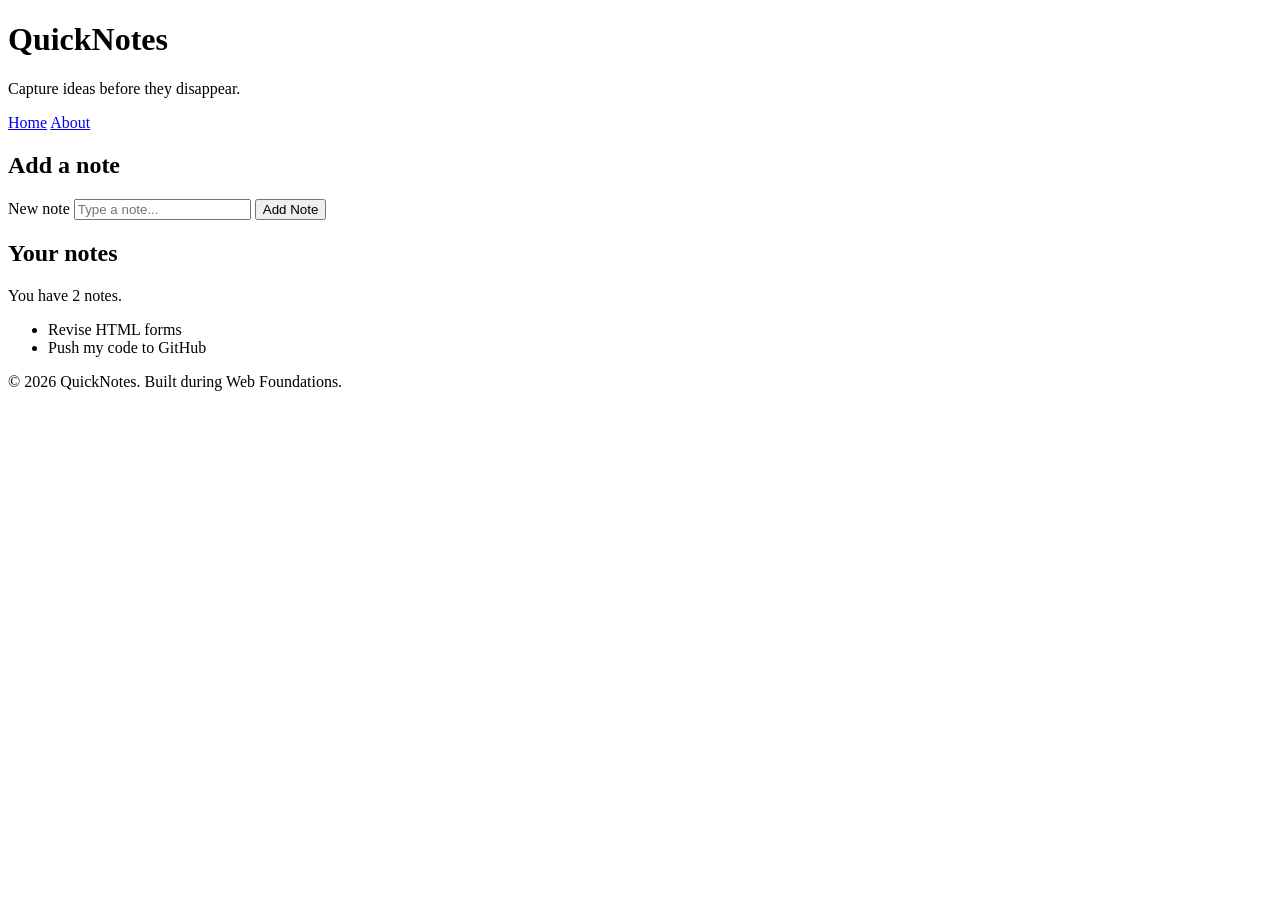
<file: day1/index.html>
<!doctype html>
<html lang="en">
  <head>
    <meta charset="UTF-8" />
    <meta name="viewport" content="width=device-width, initial-scale=1.0" />
    <title>QuickNotes</title>
  </head>
  <body>
    <header>
      <h1>QuickNotes</h1>
      <p>Capture ideas before they disappear.</p>
      <nav>
        <a href="index.html">Home</a>
        <a href="about.html">About</a>
      </nav>
    </header>

    <main>
      <section>
        <h2>Add a note</h2>
        <form id="note-form">
          <label for="note-input">New note</label>
          <input type="text" id="note-input" placeholder="Type a note..." />
          <button type="submit">Add Note</button>
        </form>
      </section>

      <section>
        <h2>Your notes</h2>
        <p id="note-count">You have 2 notes.</p>
        <ul id="notes-list">
          <li>Revise HTML forms</li>
          <li>Push my code to GitHub</li>
        </ul>
      </section>
    </main>

    <footer>
      <p>&copy; 2026 QuickNotes. Built during Web Foundations.</p>
    </footer>
  </body>
</html>
</file>
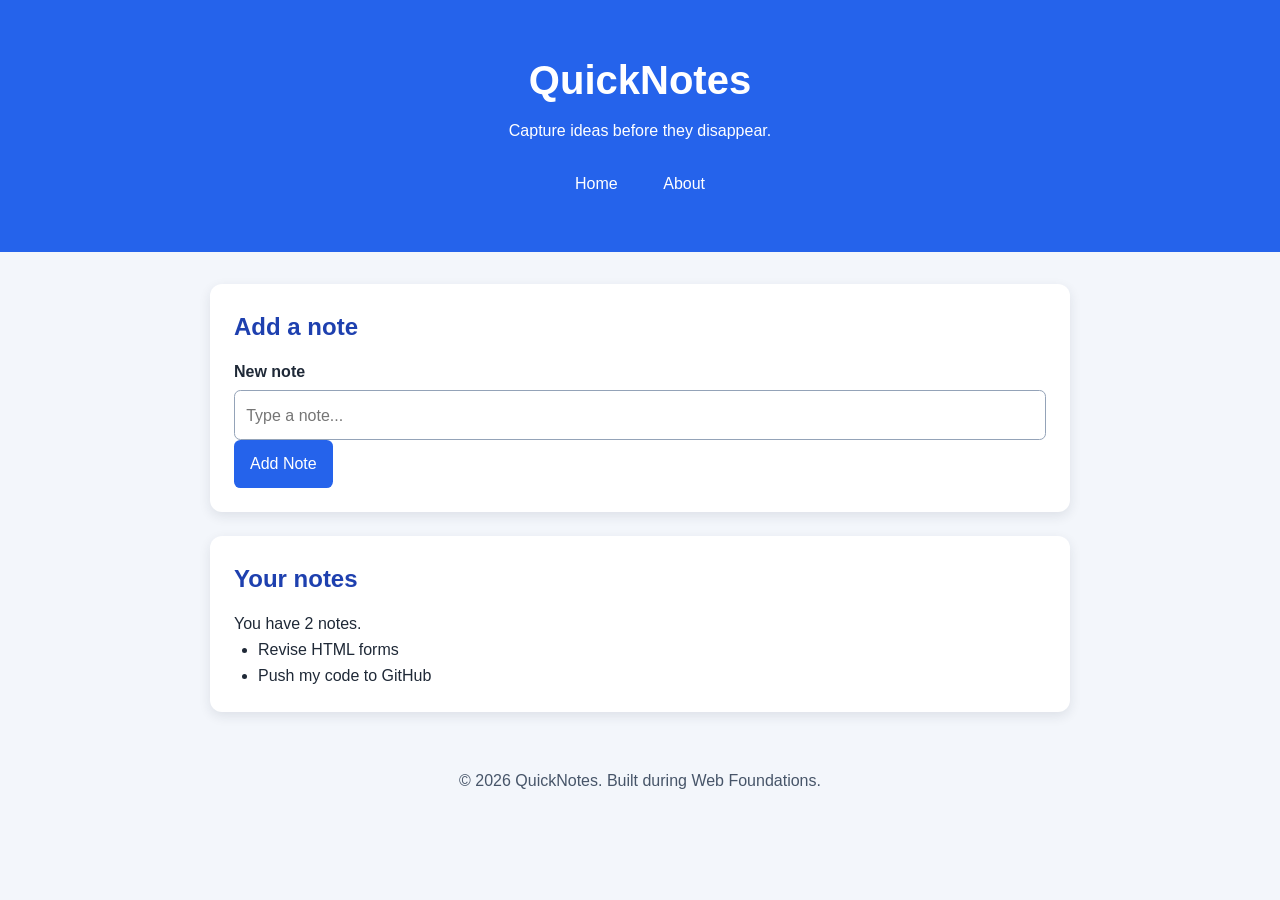
<file: day2/index.html>
<!doctype html>
<html lang="en">
  <head>
    <meta charset="UTF-8" />
    <meta name="viewport" content="width=device-width, initial-scale=1.0" />
    <title>QuickNotes</title>
    <link rel="stylesheet" href="style.css" />
  </head>
  <body>
    <header>
      <h1>QuickNotes</h1>
      <p>Capture ideas before they disappear.</p>
      <nav>
        <a href="index.html">Home</a>
        <a href="about.html">About</a>
      </nav>
    </header>

    <main>
      <section>
        <h2>Add a note</h2>
        <form id="note-form">
          <label for="note-input">New note</label>
          <input type="text" id="note-input" placeholder="Type a note..." />
          <button type="submit">Add Note</button>
        </form>
      </section>

      <section>
        <h2>Your notes</h2>
        <p id="note-count">You have 2 notes.</p>
        <ul id="notes-list">
          <li>Revise HTML forms</li>
          <li>Push my code to GitHub</li>
        </ul>
      </section>
    </main>

    <footer>
      <p>&copy; 2026 QuickNotes. Built during Web Foundations.</p>
    </footer>
  </body>
</html>
</file>
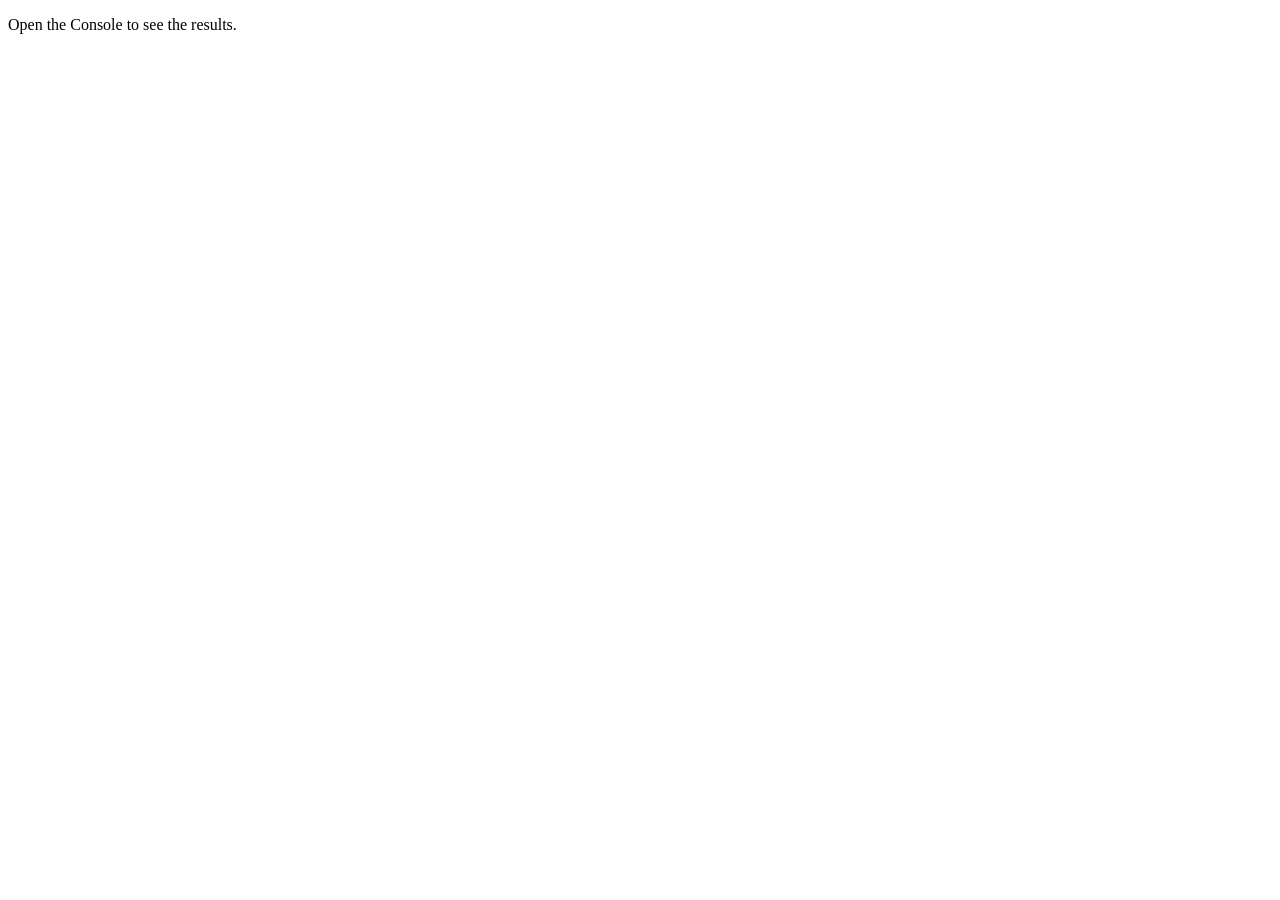
<file: day3/index.html>
<!doctype html>
<html lang="en">
  <head>
    <meta charset="UTF-8" />
    <meta name="viewport" content="width=device-width, initial-scale=1.0" />
    <title>Notes Toolkit</title>
    <script src="script.js" defer></script>
  </head>
  <body>
    <p>Open the Console to see the results.</p>
  </body>
</html>
</file>
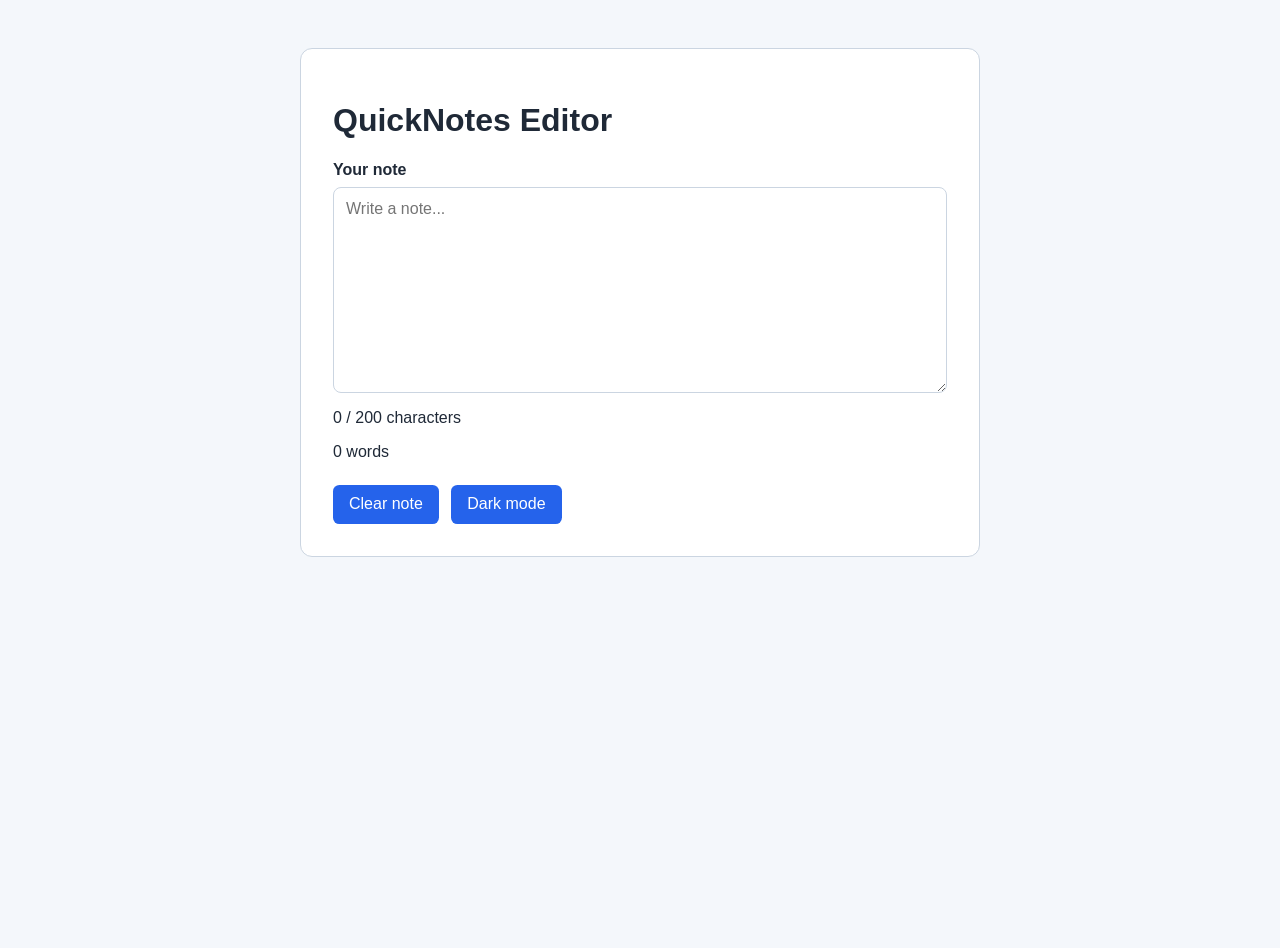
<file: day4/index.html>
<!doctype html>
<html lang="en">
  <head>
    <meta charset="UTF-8" />
    <meta name="viewport" content="width=device-width, initial-scale=1.0" />
    <title>QuickNotes Editor</title>
    <link rel="stylesheet" href="style.css" />
    <script src="script.js" defer></script>
  </head>
  <body>
    <main>
      <h1>QuickNotes Editor</h1>

      <label for="note-text">Your note</label>
      <textarea id="note-text" rows="10" maxlength="250" placeholder="Write a note..."></textarea>

      <p id="char-count">0 / 200 characters</p>
      <p id="word-count">0 words</p>

      <button id="clear-btn" type="button">Clear note</button>
      <button id="theme-toggle" type="button">Dark mode</button>
    </main>
  </body>
</html>
</file>
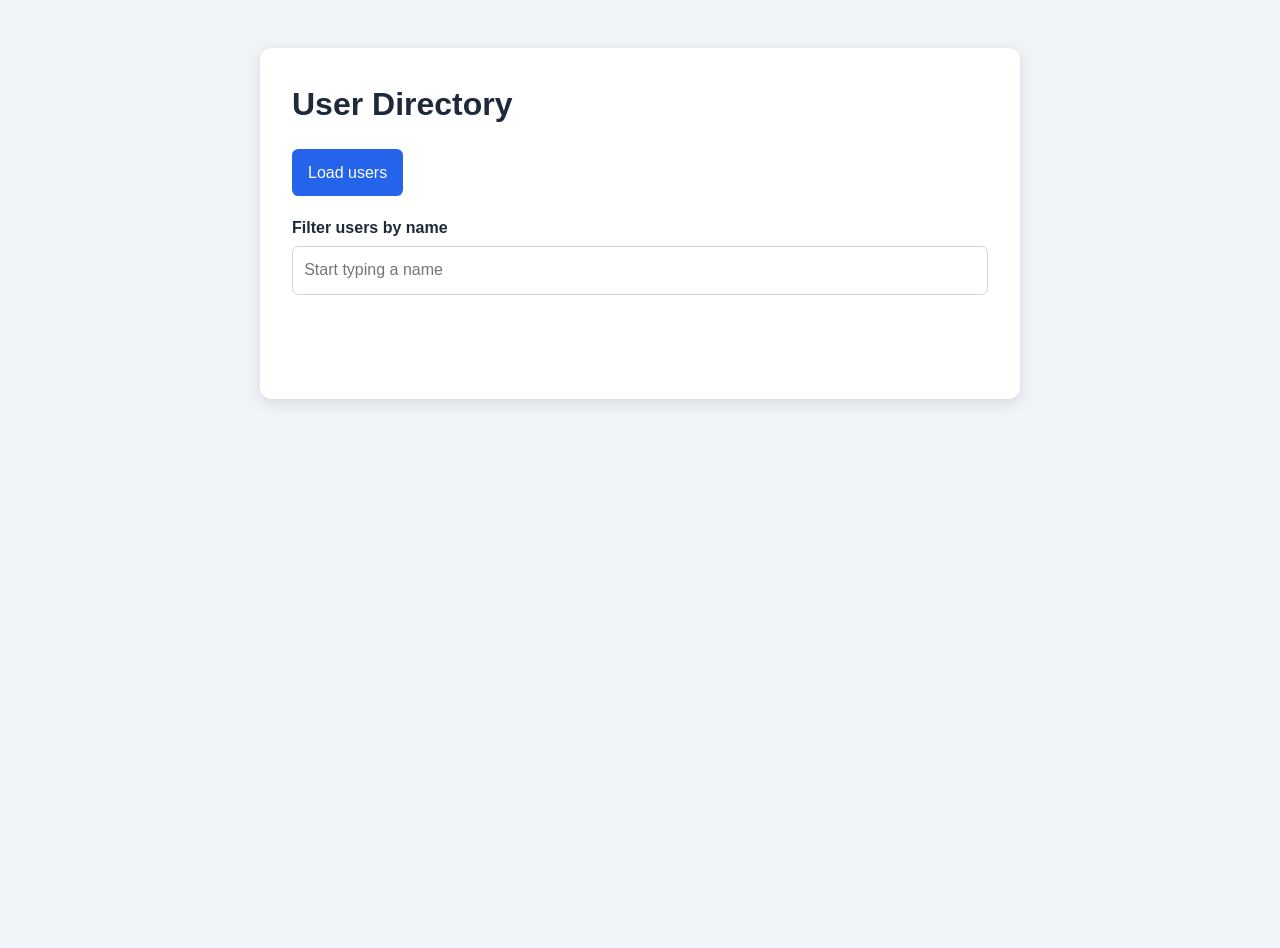
<file: day5/index.html>
<!doctype html>
<html lang="en">
  <head>
    <meta charset="UTF-8" />
    <meta name="viewport" content="width=device-width, initial-scale=1.0" />
    <title>User Directory</title>
    <link rel="stylesheet" href="style.css" />
    <script src="users.js" defer></script>
  </head>
  <body>
    <main>
      <h1>User Directory</h1>
      <button id="load-users" type="button">Load users</button>

      <p>
        <label for="filter-input">Filter users by name</label>
        <input id="filter-input" type="search" placeholder="Start typing a name" />
      </p>

      <p id="status" aria-live="polite"></p>
      <ul id="users-list"></ul>
    </main>
  </body>
</html>
</file>
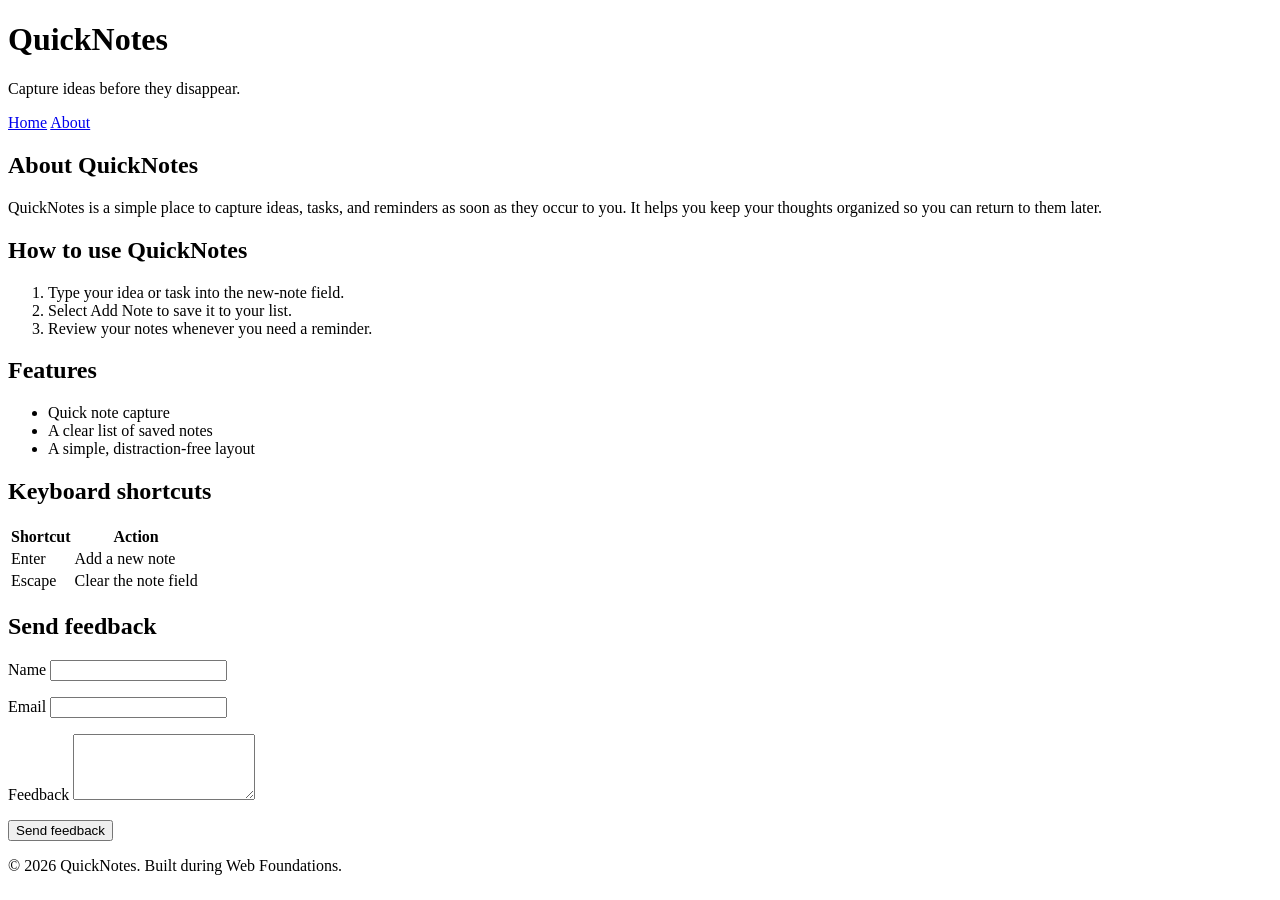
<file: day1/about.html>
<!doctype html>
<html lang="en">
  <head>
    <meta charset="UTF-8" />
    <meta name="viewport" content="width=device-width, initial-scale=1.0" />
    <title>About QuickNotes</title>
  </head>
  <body>
    <header>
      <h1>QuickNotes</h1>
      <p>Capture ideas before they disappear.</p>
      <nav>
        <a href="index.html">Home</a>
        <a href="about.html">About</a>
      </nav>
    </header>

    <main>
      <h2>About QuickNotes</h2>
      <p>
        QuickNotes is a simple place to capture ideas, tasks, and reminders as
        soon as they occur to you. It helps you keep your thoughts organized so
        you can return to them later.
      </p>

      <section>
        <h2>How to use QuickNotes</h2>
        <ol>
          <li>Type your idea or task into the new-note field.</li>
          <li>Select Add Note to save it to your list.</li>
          <li>Review your notes whenever you need a reminder.</li>
        </ol>
      </section>

      <section>
        <h2>Features</h2>
        <ul>
          <li>Quick note capture</li>
          <li>A clear list of saved notes</li>
          <li>A simple, distraction-free layout</li>
        </ul>
      </section>

      <section>
        <h2>Keyboard shortcuts</h2>
        <table>
          <thead>
            <tr>
              <th scope="col">Shortcut</th>
              <th scope="col">Action</th>
            </tr>
          </thead>
          <tbody>
            <tr>
              <td>Enter</td>
              <td>Add a new note</td>
            </tr>
            <tr>
              <td>Escape</td>
              <td>Clear the note field</td>
            </tr>
          </tbody>
        </table>
      </section>

      <section>
        <h2>Send feedback</h2>
        <form>
          <p>
            <label for="feedback-name">Name</label>
            <input type="text" id="feedback-name" name="name" />
          </p>
          <p>
            <label for="feedback-email">Email</label>
            <input type="email" id="feedback-email" name="email" />
          </p>
          <p>
            <label for="feedback-message">Feedback</label>
            <textarea id="feedback-message" name="message" rows="4"></textarea>
          </p>
          <button type="submit">Send feedback</button>
        </form>
      </section>
    </main>

    <footer>
      <p>&copy; 2026 QuickNotes. Built during Web Foundations.</p>
    </footer>
  </body>
</html>
</file>
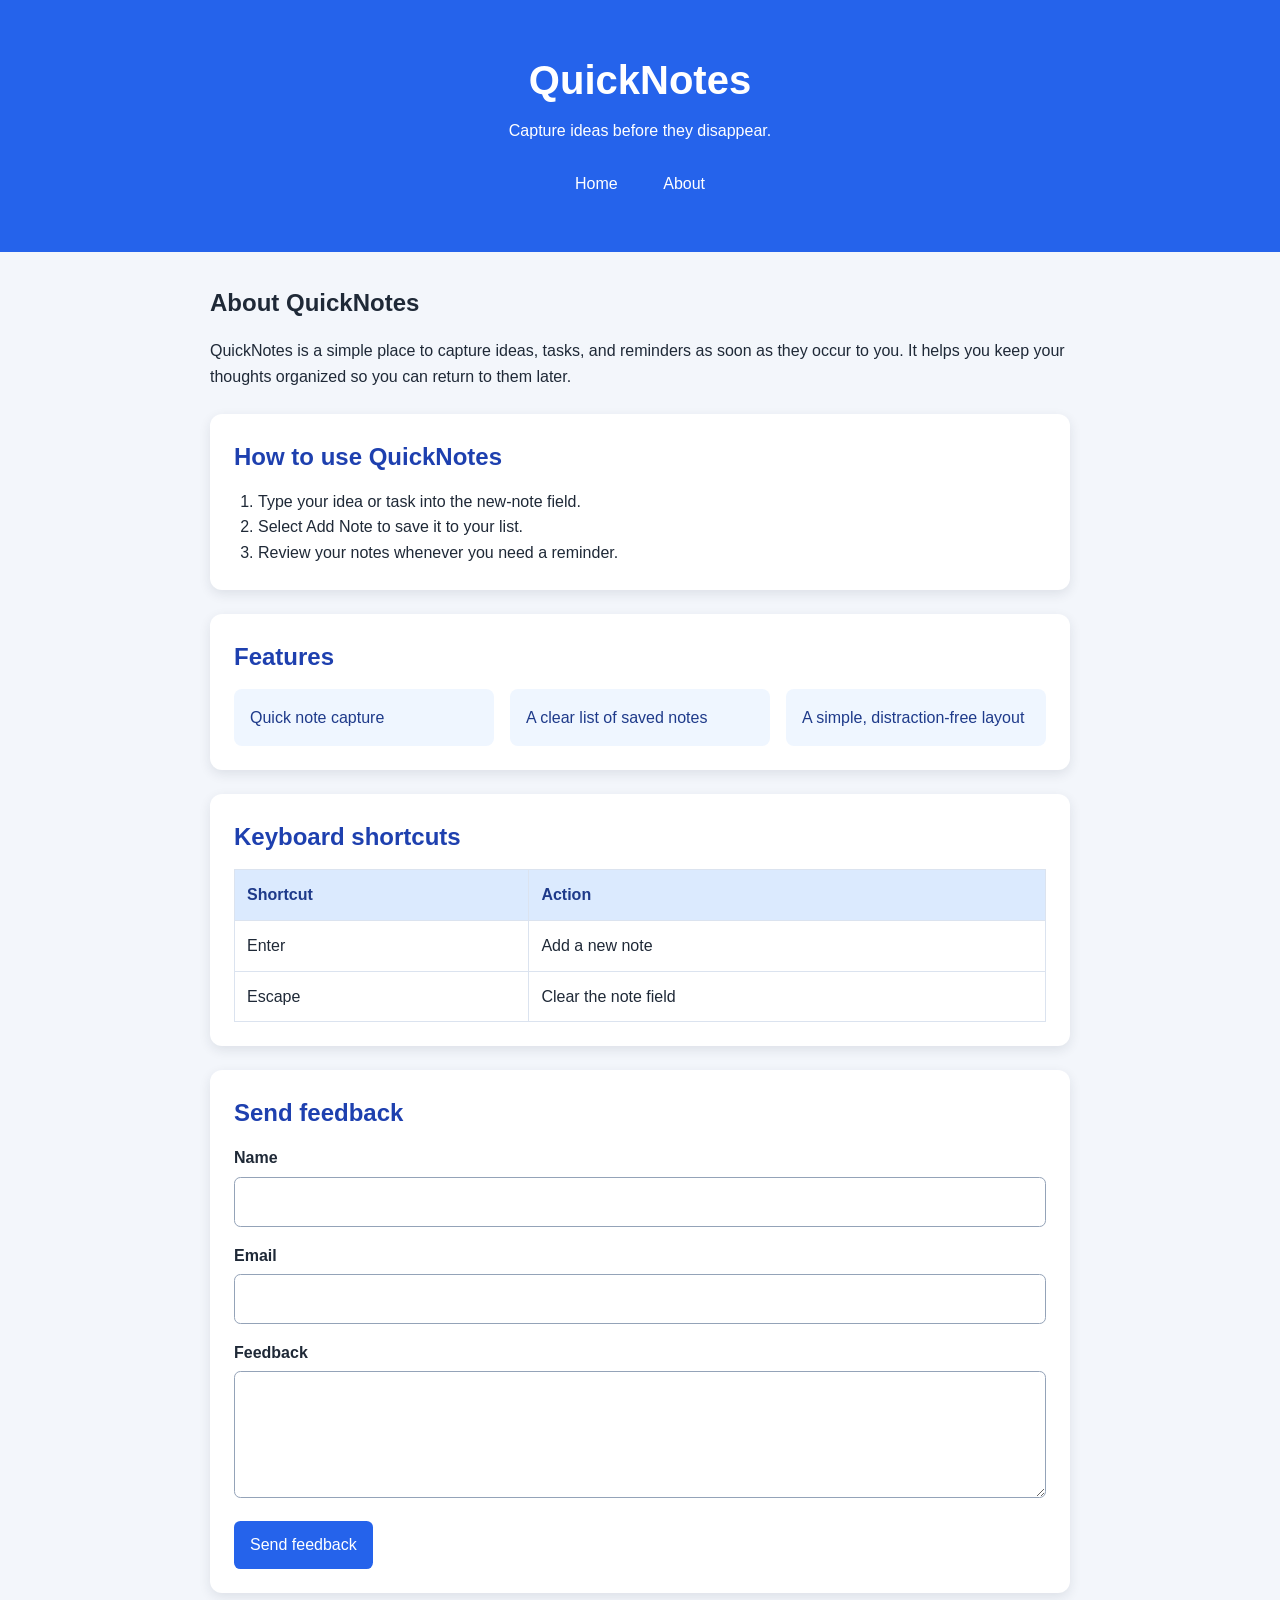
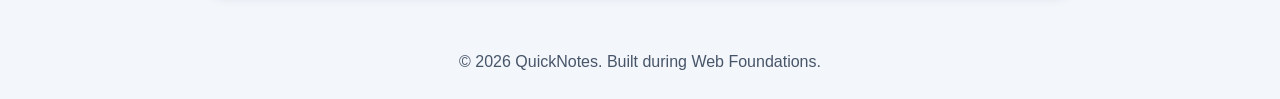
<file: day2/about.html>
<!doctype html>
<html lang="en">
  <head>
    <meta charset="UTF-8" />
    <meta name="viewport" content="width=device-width, initial-scale=1.0" />
    <title>About QuickNotes</title>
    <link rel="stylesheet" href="style.css" />
  </head>
  <body>
    <header>
      <h1>QuickNotes</h1>
      <p>Capture ideas before they disappear.</p>
      <nav>
        <a href="index.html">Home</a>
        <a href="about.html">About</a>
      </nav>
    </header>

    <main>
      <h2>About QuickNotes</h2>
      <p>
        QuickNotes is a simple place to capture ideas, tasks, and reminders as
        soon as they occur to you. It helps you keep your thoughts organized so
        you can return to them later.
      </p>

      <section>
        <h2>How to use QuickNotes</h2>
        <ol>
          <li>Type your idea or task into the new-note field.</li>
          <li>Select Add Note to save it to your list.</li>
          <li>Review your notes whenever you need a reminder.</li>
        </ol>
      </section>

      <section>
        <h2>Features</h2>
        <ul class="feature-list">
          <li>Quick note capture</li>
          <li>A clear list of saved notes</li>
          <li>A simple, distraction-free layout</li>
        </ul>
      </section>

      <section>
        <h2>Keyboard shortcuts</h2>
        <table>
          <thead>
            <tr>
              <th scope="col">Shortcut</th>
              <th scope="col">Action</th>
            </tr>
          </thead>
          <tbody>
            <tr>
              <td>Enter</td>
              <td>Add a new note</td>
            </tr>
            <tr>
              <td>Escape</td>
              <td>Clear the note field</td>
            </tr>
          </tbody>
        </table>
      </section>

      <section>
        <h2>Send feedback</h2>
        <form>
          <p>
            <label for="feedback-name">Name</label>
            <input type="text" id="feedback-name" name="name" />
          </p>
          <p>
            <label for="feedback-email">Email</label>
            <input type="email" id="feedback-email" name="email" />
          </p>
          <p>
            <label for="feedback-message">Feedback</label>
            <textarea id="feedback-message" name="message" rows="4"></textarea>
          </p>
          <button type="submit">Send feedback</button>
        </form>
      </section>
    </main>

    <footer>
      <p>&copy; 2026 QuickNotes. Built during Web Foundations.</p>
    </footer>
  </body>
</html>
</file>
<file: day2/style.css>
/* Reset and base styles */
* {
  box-sizing: border-box;
  margin: 0;
  padding: 0;
}

body {
  min-height: 100vh;
  background: #f3f6fb;
  color: #1f2937;
  font-family: Arial, sans-serif;
  line-height: 1.6;
}

/* Header and navigation */
header {
  padding: 3rem 1.5rem;
  background: #2563eb;
  color: #ffffff;
  text-align: center;
}

header h1 {
  font-size: 2.5rem;
}

header p {
  margin-top: 0.4rem;
}

nav {
  display: flex;
  justify-content: center;
  gap: 1.25rem;
  margin-top: 1.25rem;
}

nav a {
  border-radius: 0.4rem;
  color: #ffffff;
  padding: 0.45rem 0.8rem;
  text-decoration: none;
  transition: background-color 0.2s ease, transform 0.2s ease;
}

nav a:hover {
  background: #1d4ed8;
  transform: translateY(-2px);
}

/* Layout and cards */
main {
  max-width: 900px;
  margin: 2rem auto;
  padding: 0 1.25rem;
}

main > h2,
main > p {
  margin-bottom: 1rem;
}

section {
  margin: 1.5rem 0;
  padding: 1.5rem;
  background: #ffffff;
  border-radius: 0.75rem;
  box-shadow: 0 4px 12px rgb(31 41 55 / 0.1);
}

section h2 {
  margin-bottom: 0.8rem;
  color: #1e40af;
}

ol,
#notes-list {
  padding-left: 1.5rem;
}

.feature-list {
  display: grid;
  grid-template-columns: repeat(auto-fit, minmax(180px, 1fr));
  gap: 1rem;
  list-style: none;
}

.feature-list li {
  padding: 1rem;
  background: #eff6ff;
  border-radius: 0.5rem;
  color: #1e3a8a;
}

/* Tables and forms */
table {
  width: 100%;
  border-collapse: collapse;
}

th,
td {
  padding: 0.75rem;
  border: 1px solid #dbe3ef;
  text-align: left;
}

th {
  background: #dbeafe;
  color: #1e3a8a;
}

form p {
  margin-bottom: 1rem;
}

label {
  display: block;
  margin-bottom: 0.35rem;
  font-weight: bold;
}

input,
textarea {
  width: 100%;
  padding: 0.7rem;
  border: 1px solid #94a3b8;
  border-radius: 0.4rem;
  font: inherit;
}

textarea {
  resize: vertical;
}

button {
  padding: 0.7rem 1rem;
  border: 0;
  border-radius: 0.4rem;
  background: #2563eb;
  color: #ffffff;
  cursor: pointer;
  font: inherit;
  transition: background-color 0.2s ease, transform 0.2s ease;
}

button:hover {
  background: #1d4ed8;
  transform: translateY(-2px);
}

footer {
  padding: 1.5rem;
  color: #475569;
  text-align: center;
}

@media (max-width: 600px) {
  header {
    padding: 2rem 1rem;
  }

  header h1 {
    font-size: 2rem;
  }
}
</file>
<file: day4/style.css>
:root {
  --page-background: #f4f7fb;
  --surface: #ffffff;
  --text: #1f2937;
  --border: #cbd5e1;
  --accent: #2563eb;
  --accent-text: #ffffff;
}

body.dark {
  --page-background: #111827;
  --surface: #1f2937;
  --text: #f8fafc;
  --border: #475569;
  --accent: #60a5fa;
  --accent-text: #0f172a;
}

* {
  box-sizing: border-box;
}

body {
  margin: 0;
  min-height: 100vh;
  background: var(--page-background);
  color: var(--text);
  font-family: Arial, sans-serif;
}

main {
  max-width: 680px;
  margin: 3rem auto;
  padding: 2rem;
  background: var(--surface);
  border: 1px solid var(--border);
  border-radius: 0.75rem;
}

label,
textarea,
button {
  display: block;
}

label {
  margin-bottom: 0.5rem;
  font-weight: bold;
}

textarea {
  width: 100%;
  padding: 0.75rem;
  border: 1px solid var(--border);
  border-radius: 0.5rem;
  background: var(--surface);
  color: var(--text);
  font: inherit;
  resize: vertical;
}

button {
  display: inline-block;
  margin: 0.5rem 0.5rem 0 0;
  padding: 0.65rem 1rem;
  border: 0;
  border-radius: 0.4rem;
  background: var(--accent);
  color: var(--accent-text);
  cursor: pointer;
  font: inherit;
}

.warning {
  color: #d97706;
}

.over {
  color: #dc2626;
  font-weight: bold;
}
</file>
<file: day5/style.css>
:root {
  --background: #f1f5f9;
  --surface: #ffffff;
  --text: #1e293b;
  --muted: #64748b;
  --accent: #2563eb;
  --border: #cbd5e1;
}

* {
  box-sizing: border-box;
}

body {
  margin: 0;
  min-height: 100vh;
  background: var(--background);
  color: var(--text);
  font-family: Arial, sans-serif;
  line-height: 1.5;
}

main {
  max-width: 760px;
  margin: 3rem auto;
  padding: 2rem;
  background: var(--surface);
  border-radius: 0.75rem;
  box-shadow: 0 4px 16px rgb(15 23 42 / 0.12);
}

h1 {
  margin-top: 0;
}

label {
  display: block;
  margin: 1.25rem 0 0.4rem;
  font-weight: bold;
}

input {
  width: 100%;
  padding: 0.7rem;
  border: 1px solid var(--border);
  border-radius: 0.4rem;
  font: inherit;
}

button {
  padding: 0.7rem 1rem;
  border: 0;
  border-radius: 0.4rem;
  background: var(--accent);
  color: #ffffff;
  cursor: pointer;
  font: inherit;
}

button:hover:not(:disabled) {
  background: #1d4ed8;
}

button:disabled {
  cursor: wait;
  opacity: 0.65;
}

#status {
  min-height: 1.5rem;
  color: var(--muted);
}

#users-list {
  display: grid;
  grid-template-columns: repeat(auto-fit, minmax(220px, 1fr));
  gap: 1rem;
  padding: 0;
  list-style: none;
}

#users-list li {
  padding: 1rem;
  border: 1px solid var(--border);
  border-radius: 0.5rem;
}

#users-list h2 {
  margin: 0 0 0.5rem;
  font-size: 1.1rem;
}

#users-list p {
  margin: 0.25rem 0;
}

@media (max-width: 600px) {
  main {
    margin: 1rem;
    padding: 1.25rem;
  }
}
</file>
